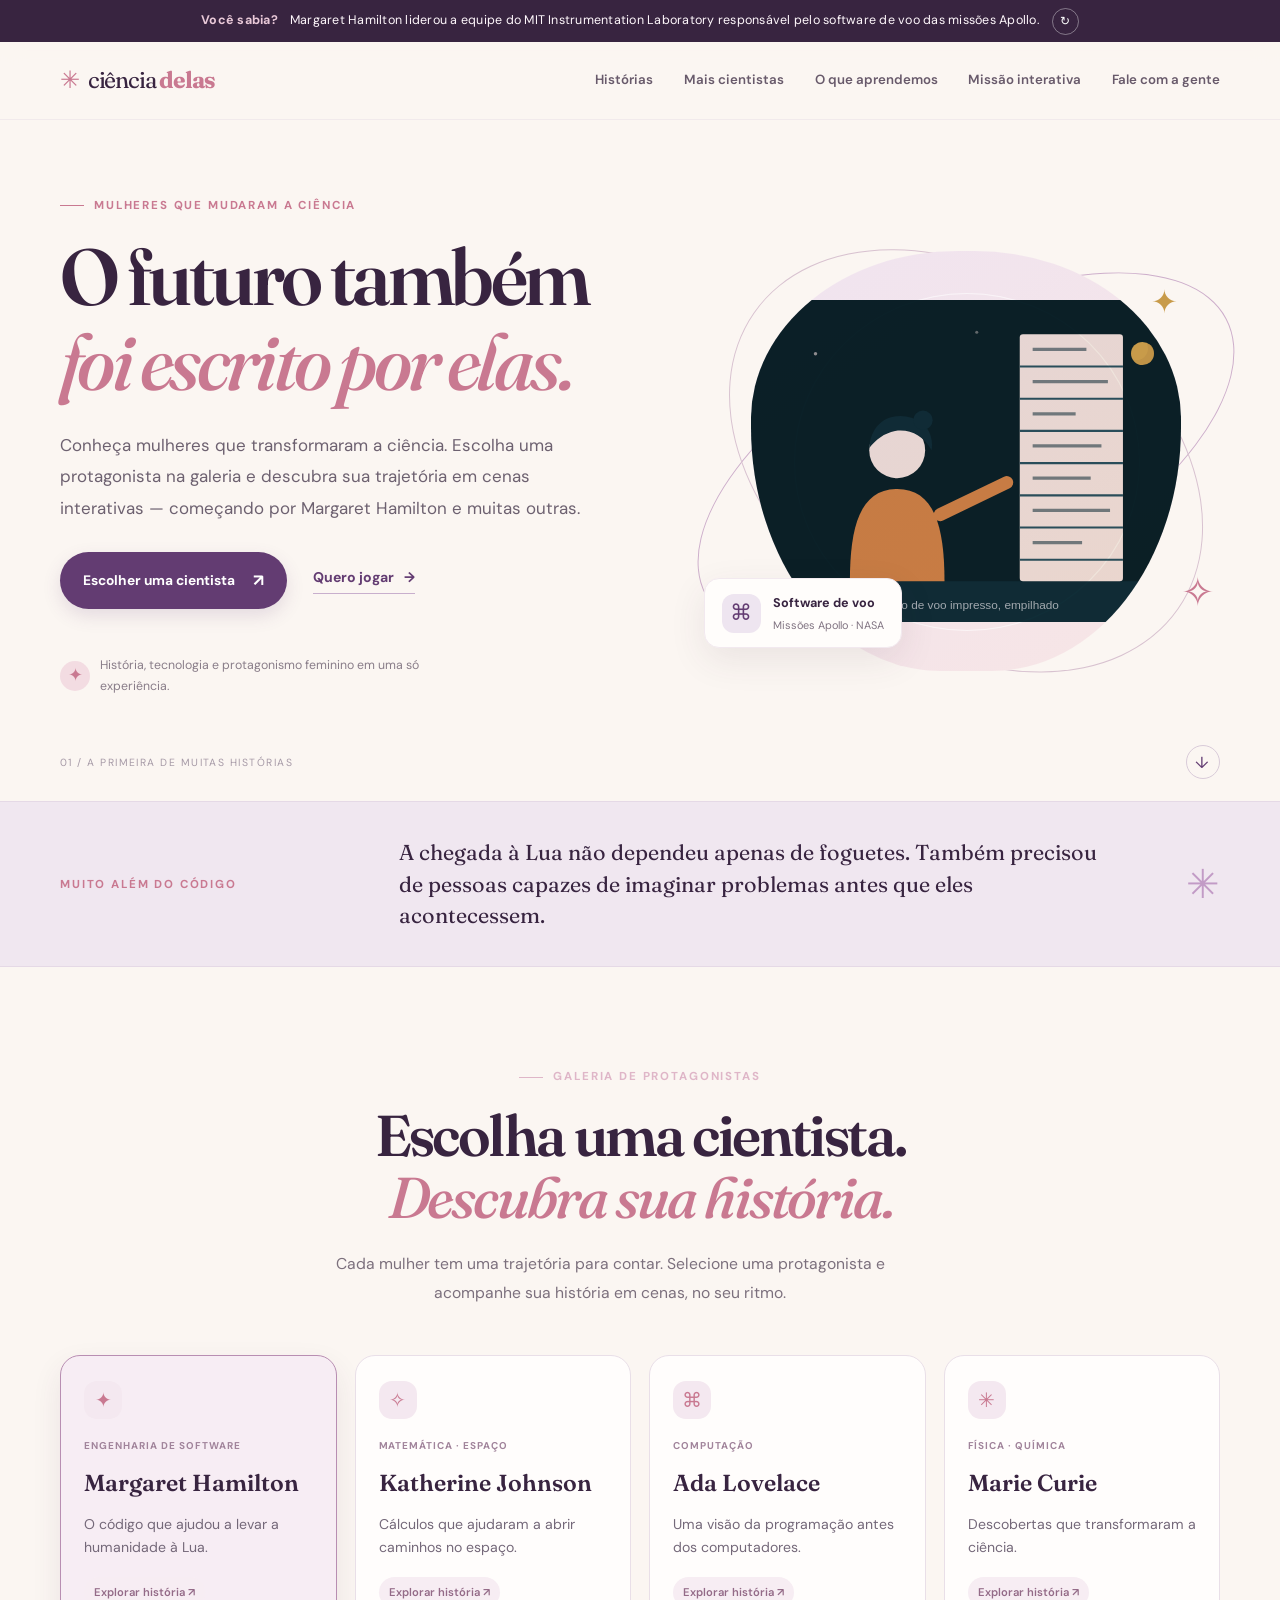
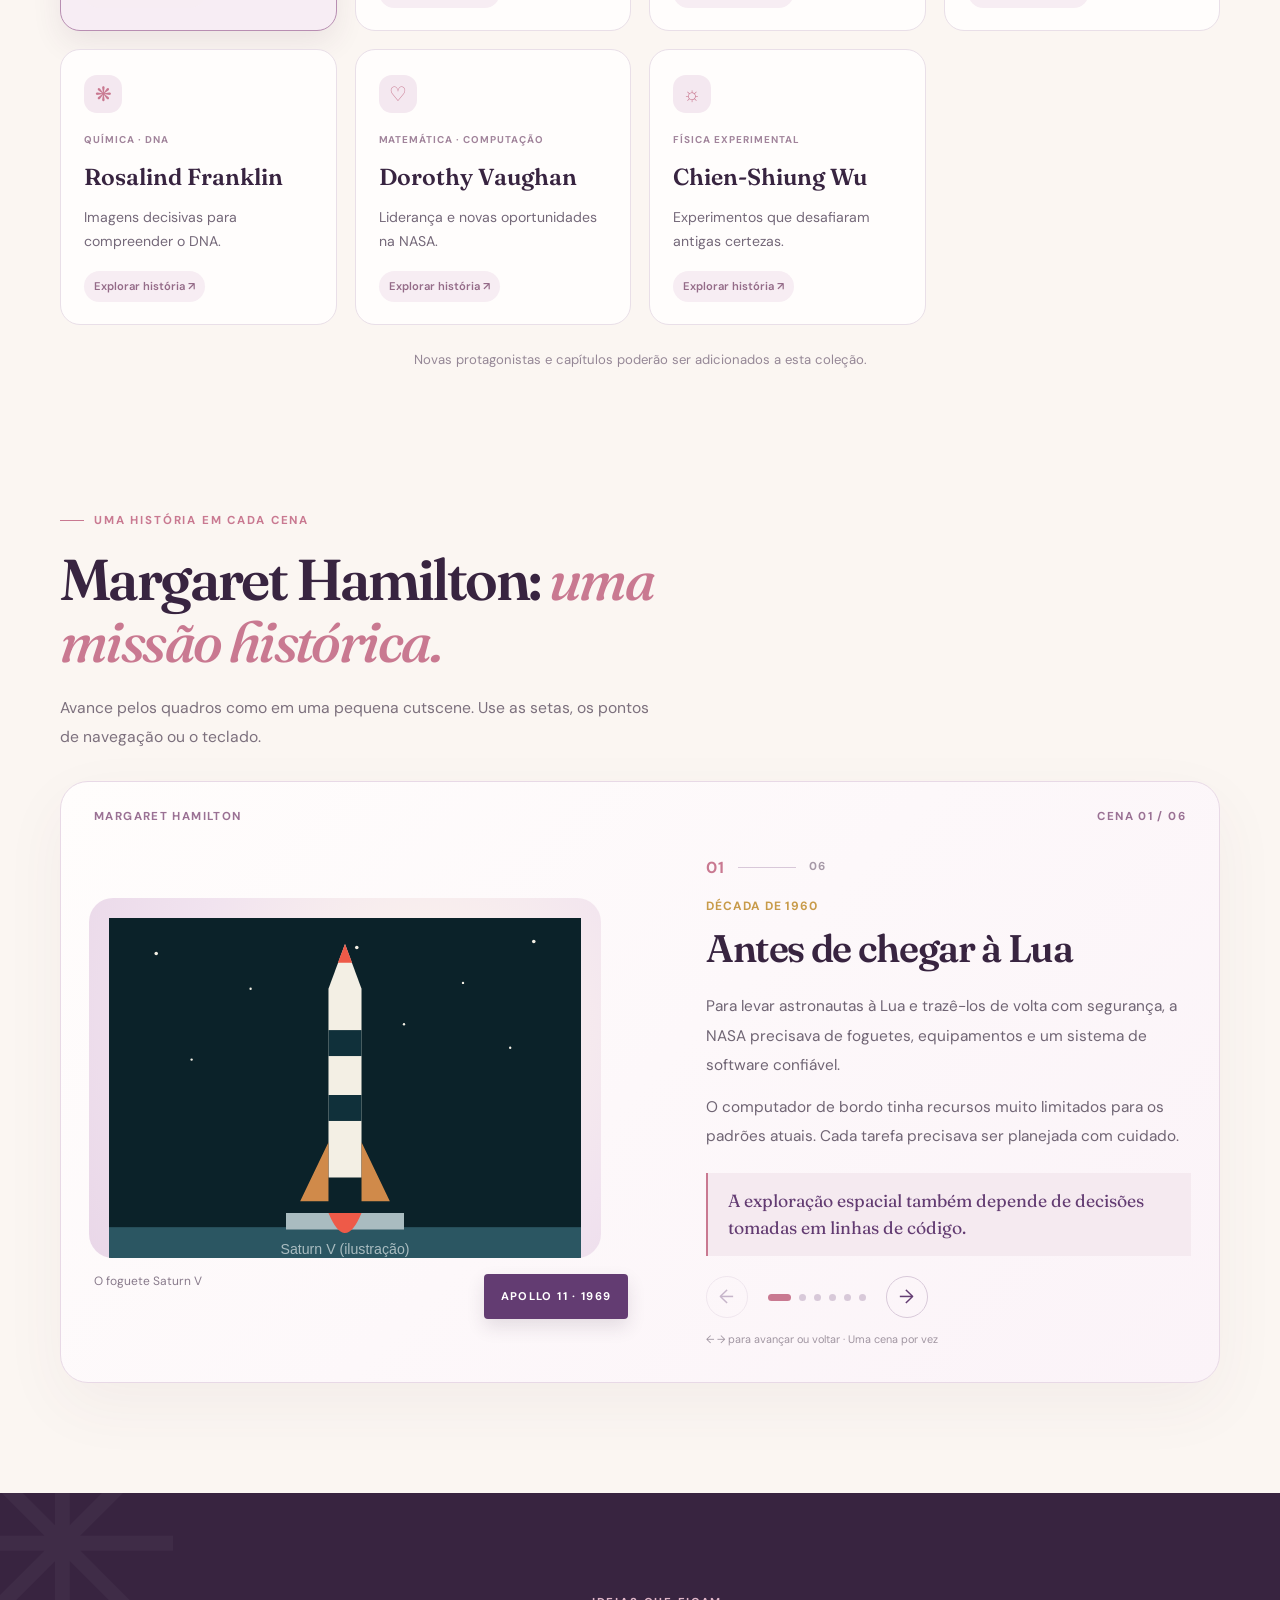
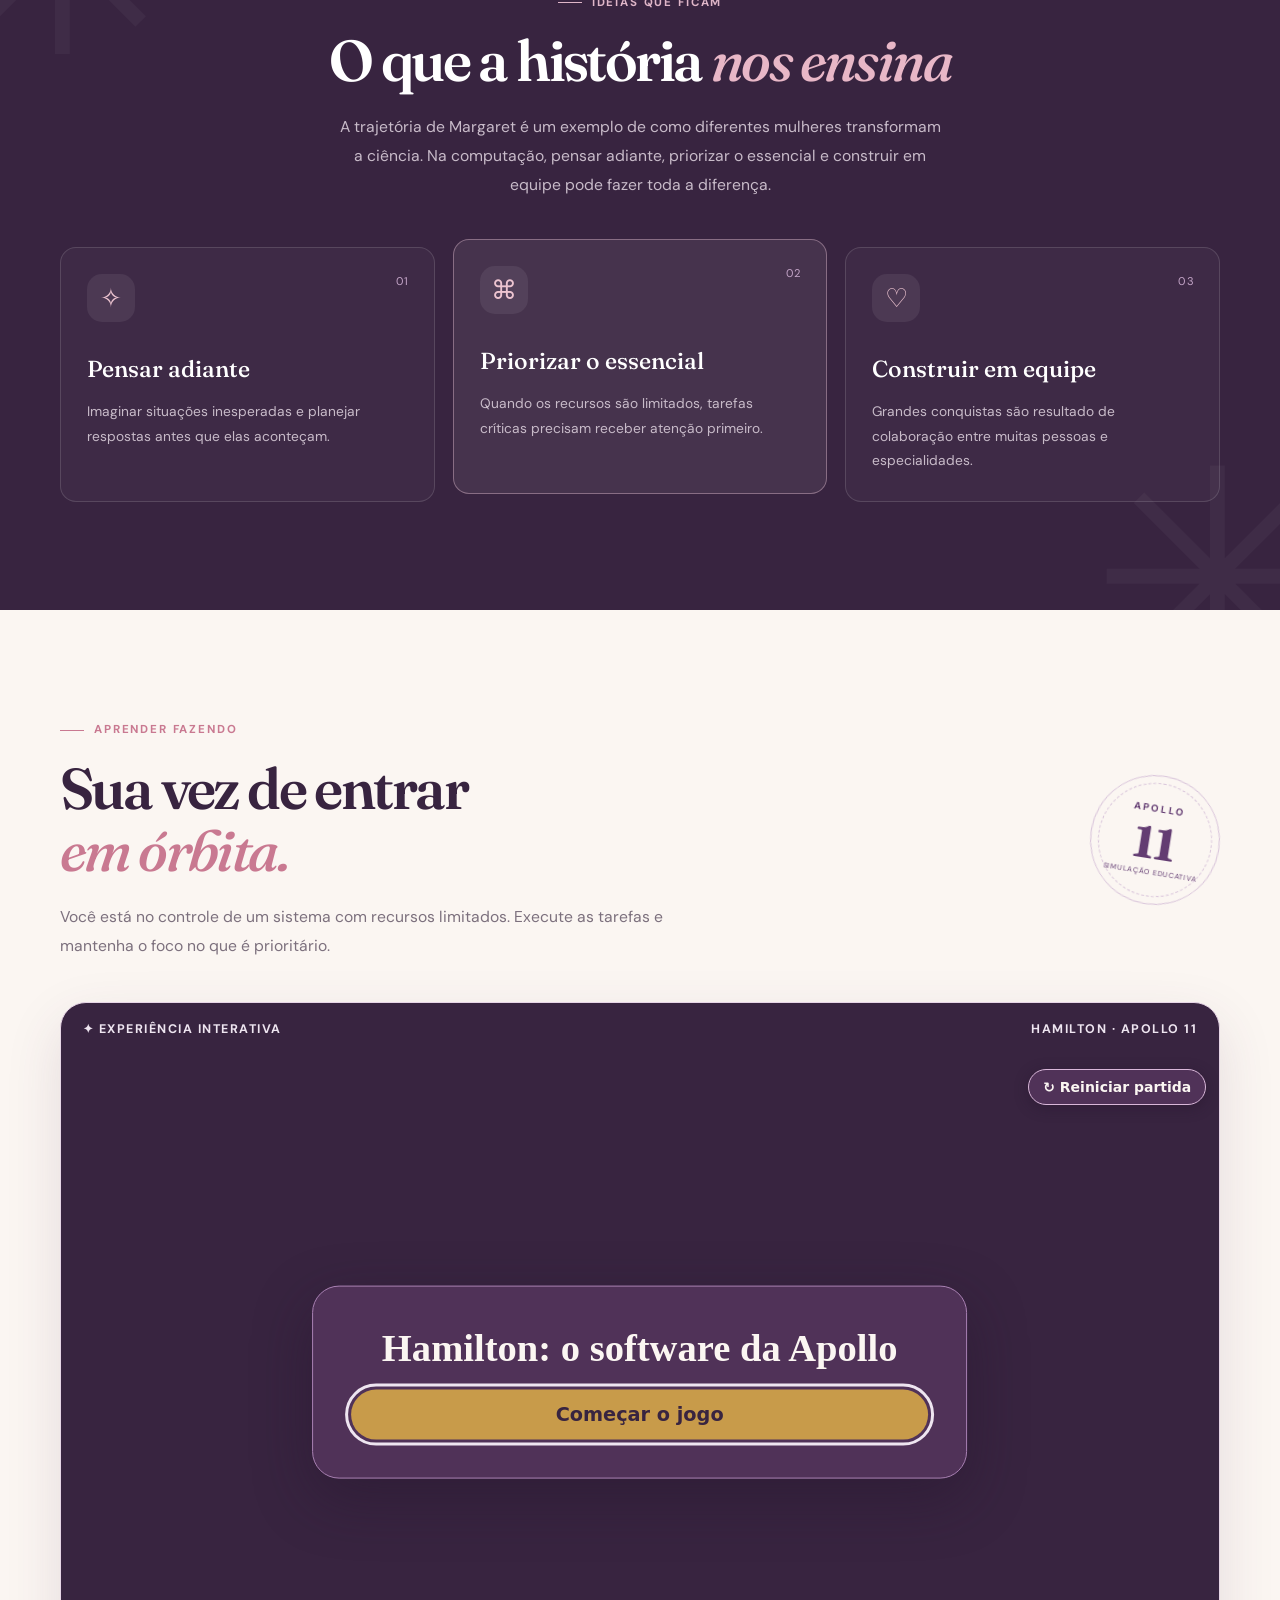
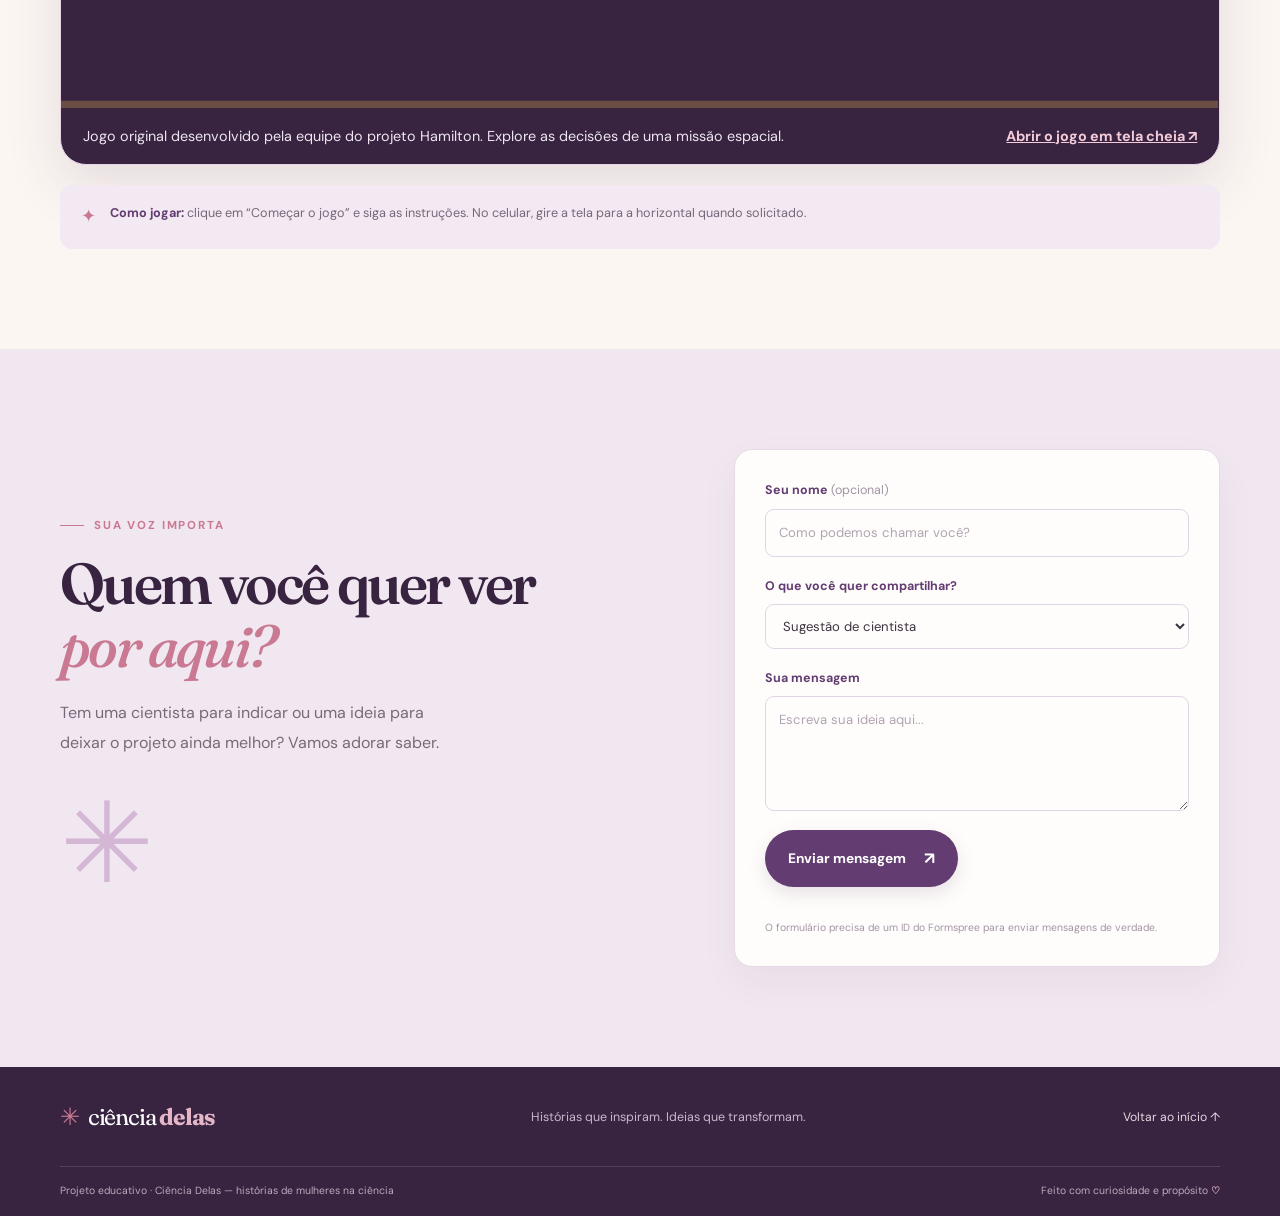
<file: index.html>
<!DOCTYPE html>
<html lang="pt-BR">
<head>
  <meta charset="utf-8">
  <meta name="viewport" content="width=device-width, initial-scale=1">
  <meta name="theme-color" content="#fbf6f2">
  <meta name="description" content="Conheça Margaret Hamilton e as mulheres que transformaram a ciência e a computação. Explore a história da Apollo 11 e teste suas decisões em uma missão interativa.">
  <title>Ciência Delas — histórias de mulheres na ciência</title>
  <link rel="preconnect" href="https://fonts.googleapis.com">
  <link rel="preconnect" href="https://fonts.gstatic.com" crossorigin>
  <link href="https://fonts.googleapis.com/css2?family=DM+Sans:wght@400;500;600;700&family=Fraunces:opsz,wght@9..144,500;9..144,600;9..144,700&display=swap" rel="stylesheet">
  <link rel="stylesheet" href="style.css">
</head>
<body>
  <div class="announcement" role="region" aria-label="Curiosidade científica">
    <span class="announcement-label">Você sabia?</span>
    <p id="fato-txt">Margaret Hamilton liderou a equipe responsável pelo software de voo das missões Apollo.</p>
    <button id="fato-next" class="icon-button" type="button" aria-label="Mostrar outra curiosidade" title="Outra curiosidade">↻</button>
  </div>
  <header class="site-header">
    <a class="brand" href="#inicio" aria-label="Ciência Delas, início"><span class="brand-mark">✳</span> ciência <b>delas</b></a>
    <button class="menu-toggle" id="menu-toggle" aria-expanded="false" aria-controls="main-nav" type="button">Menu <span aria-hidden="true">☰</span></button>
    <nav id="main-nav" aria-label="Navegação principal">
      <a href="#proximas-historias">Histórias</a>
      <a href="#proximas-historias">Mais cientistas</a>
      <a href="#aprendizados">O que aprendemos</a>
      <a href="#missao">Missão interativa</a>
      <a href="#feedback">Fale com a gente</a>
    </nav>
  </header>

  <main>
    <section class="hero section-wrap" id="inicio">
      <div class="hero-copy">
        <p class="eyebrow"><span></span> Mulheres que mudaram a ciência</p>
        <h1>O futuro também<br><em>foi escrito por elas.</em></h1>
        <p class="hero-lead">Conheça mulheres que transformaram a ciência. Escolha uma protagonista na galeria e descubra sua trajetória em cenas interativas — começando por Margaret Hamilton e muitas outras.</p>
        <div class="hero-actions">
          <a class="button button-primary" href="#proximas-historias">Escolher uma cientista <span aria-hidden="true">↗</span></a>
          <a class="text-link" href="#missao">Quero jogar <span aria-hidden="true">→</span></a>
        </div>
        <div class="hero-note"><span class="note-star">✦</span><span>História, tecnologia e protagonismo feminino em uma só experiência.</span></div>
      </div>
      <div class="hero-art">
        <div class="orbit orbit-one"></div><div class="orbit orbit-two"></div>
        <div class="hero-image-frame"><img src="assets/margaret-hamilton.svg" alt="Ilustração de Margaret Hamilton junto a listagens de código da Apollo"></div>
        <div class="floating-card"><span class="floating-icon">⌘</span><span><b>Software de voo</b><small>Missões Apollo · NASA</small></span></div>
        <span class="spark spark-one">✦</span><span class="spark spark-two">✧</span><span class="hero-planet"></span>
      </div>
      <div class="hero-bottom"><span>01 / A PRIMEIRA DE MUITAS HISTÓRIAS</span><a href="#proximas-historias" aria-label="Rolar para a galeria">↓</a></div>
    </section>

    <section class="intro-strip">
      <div class="section-wrap strip-grid">
        <p class="eyebrow">Muito além do código</p>
        <p>A chegada à Lua não dependeu apenas de foguetes. Também precisou de pessoas capazes de imaginar problemas antes que eles acontecessem.</p>
        <span class="strip-flower" aria-hidden="true">✳</span>
      </div>
    </section>

    <section class="upcoming section-wrap" id="proximas-historias">
      <div class="section-heading centered">
        <p class="eyebrow"><span></span> Galeria de protagonistas</p>
        <h2>Escolha uma cientista.<br><em>Descubra sua história.</em></h2>
        <p class="section-description">Cada mulher tem uma trajetória para contar. Selecione uma protagonista e acompanhe sua história em cenas, no seu ritmo.</p>
      </div>
      <div class="scientist-grid" id="scientist-grid" aria-label="Escolha uma cientista">
        <button class="scientist-card selected" type="button" data-scientist="margaret" aria-pressed="true"><span class="scientist-icon">✦</span><span class="scientist-field">ENGENHARIA DE SOFTWARE</span><strong>Margaret Hamilton</strong><span class="scientist-summary">O código que ajudou a levar a humanidade à Lua.</span><span class="scientist-status">Explorar história ↗</span></button>
        <button class="scientist-card" type="button" data-scientist="katherine" aria-pressed="false"><span class="scientist-icon">✧</span><span class="scientist-field">MATEMÁTICA · ESPAÇO</span><strong>Katherine Johnson</strong><span class="scientist-summary">Cálculos que ajudaram a abrir caminhos no espaço.</span><span class="scientist-status">Explorar história ↗</span></button>
        <button class="scientist-card" type="button" data-scientist="ada" aria-pressed="false"><span class="scientist-icon">⌘</span><span class="scientist-field">COMPUTAÇÃO</span><strong>Ada Lovelace</strong><span class="scientist-summary">Uma visão da programação antes dos computadores.</span><span class="scientist-status">Explorar história ↗</span></button>
        <button class="scientist-card" type="button" data-scientist="marie" aria-pressed="false"><span class="scientist-icon">✳</span><span class="scientist-field">FÍSICA · QUÍMICA</span><strong>Marie Curie</strong><span class="scientist-summary">Descobertas que transformaram a ciência.</span><span class="scientist-status">Explorar história ↗</span></button>
        <button class="scientist-card" type="button" data-scientist="rosalind" aria-pressed="false"><span class="scientist-icon">❋</span><span class="scientist-field">QUÍMICA · DNA</span><strong>Rosalind Franklin</strong><span class="scientist-summary">Imagens decisivas para compreender o DNA.</span><span class="scientist-status">Explorar história ↗</span></button>
        <button class="scientist-card" type="button" data-scientist="dorothy" aria-pressed="false"><span class="scientist-icon">♡</span><span class="scientist-field">MATEMÁTICA · COMPUTAÇÃO</span><strong>Dorothy Vaughan</strong><span class="scientist-summary">Liderança e novas oportunidades na NASA.</span><span class="scientist-status">Explorar história ↗</span></button>
        <button class="scientist-card" type="button" data-scientist="wu" aria-pressed="false"><span class="scientist-icon">☼</span><span class="scientist-field">FÍSICA EXPERIMENTAL</span><strong>Chien-Shiung Wu</strong><span class="scientist-summary">Experimentos que desafiaram antigas certezas.</span><span class="scientist-status">Explorar história ↗</span></button>
      </div>
      <p class="upcoming-note">Novas protagonistas e capítulos poderão ser adicionados a esta coleção.</p>
    </section>

    <section class="story section-wrap" id="historia" aria-label="História em cenas">
      <div class="section-heading story-heading">
        <p class="eyebrow"><span></span> Uma história em cada cena</p>
        <h2 id="selected-scientist-heading">Margaret Hamilton: <em>uma missão histórica.</em></h2>
        <p class="section-description">Avance pelos quadros como em uma pequena cutscene. Use as setas, os pontos de navegação ou o teclado.</p>
      </div>
      <div class="cutscene-stage" id="cutscene-stage" tabindex="0" aria-label="Leitor de cenas da história">
        <div class="cutscene-topbar"><span id="scene-person">MARGARET HAMILTON</span><span id="scene-label">CENA 01 / 06</span></div>
        <div class="story-layout" id="story-layout">
          <div class="story-visual">
            <div class="story-image-wrap" id="story-image-wrap"><img id="story-image" src="assets/saturn-v.svg" alt="Ilustração do foguete Saturn V"><div id="story-art-symbol" class="story-art-symbol" hidden aria-hidden="true">✦</div></div>
            <div class="image-caption"><span id="story-image-caption">O foguete Saturn V</span><span class="caption-dot">✦</span></div>
            <div class="visual-decoration" id="scene-decoration">APOLLO 11 <span>·</span> 1969</div>
          </div>
          <div class="story-content" aria-live="polite" aria-atomic="true">
            <div class="story-count"><span id="story-number">01</span><span class="count-line"></span><span id="story-total">06</span></div>
            <p class="story-date" id="story-date">Década de 1960</p>
            <h3 id="story-title">Antes de chegar à Lua</h3>
            <div id="story-text" class="story-text"><p>A NASA precisava de software confiável para a missão lunar.</p></div>
            <blockquote id="story-quote">A exploração espacial também depende de linhas de código.</blockquote>
            <div class="story-controls"><button class="round-button" id="story-prev" type="button" aria-label="Cena anterior">←</button><div class="story-dots" id="story-dots" aria-label="Escolher cena"></div><button class="round-button" id="story-next" type="button" aria-label="Próxima cena">→</button></div>
            <p class="keyboard-hint">← → para avançar ou voltar · Uma cena por vez</p>
            <button type="button" class="story-replay" id="story-replay" hidden>↻ Rever do início</button>
          </div>
        </div>
      </div>
    </section>

    <section class="takeaways" id="aprendizados">
      <div class="section-wrap">
        <div class="section-heading centered">
          <p class="eyebrow"><span></span> Ideias que ficam</p>
          <h2>O que a história <em>nos ensina</em></h2>
          <p class="section-description">A trajetória de Margaret é um exemplo de como diferentes mulheres transformam a ciência. Na computação, pensar adiante, priorizar o essencial e construir em equipe pode fazer toda a diferença.</p>
        </div>
        <div class="takeaway-grid">
          <article class="takeaway-card"><span class="takeaway-number">01</span><span class="takeaway-icon">✧</span><h3>Pensar adiante</h3><p>Imaginar situações inesperadas e planejar respostas antes que elas aconteçam.</p></article>
          <article class="takeaway-card featured"><span class="takeaway-number">02</span><span class="takeaway-icon">⌘</span><h3>Priorizar o essencial</h3><p>Quando os recursos são limitados, tarefas críticas precisam receber atenção primeiro.</p></article>
          <article class="takeaway-card"><span class="takeaway-number">03</span><span class="takeaway-icon">♡</span><h3>Construir em equipe</h3><p>Grandes conquistas são resultado de colaboração entre muitas pessoas e especialidades.</p></article>
        </div>
      </div>
    </section>

    <section class="mission section-wrap" id="missao">
      <div class="mission-heading">
        <div>
          <p class="eyebrow"><span></span> Aprender fazendo</p>
          <h2>Sua vez de entrar<br><em>em órbita.</em></h2>
          <p class="section-description">Você está no controle de um sistema com recursos limitados. Execute as tarefas e mantenha o foco no que é prioritário.</p>
        </div>
        <div class="mission-stamp"><span>APOLLO</span><b>11</b><small>SIMULAÇÃO EDUCATIVA</small></div>
      </div>
      <div class="integrated-game-shell">
        <div class="integrated-game-header"><span>✦ EXPERIÊNCIA INTERATIVA</span><span>HAMILTON · APOLLO 11</span></div>
        <iframe class="integrated-game-frame" src="jogo/index.html" title="Hamilton: o software da Apollo — jogo interativo" loading="lazy" allow="fullscreen" allowfullscreen></iframe>
        <div class="integrated-game-footer"><p>Jogo original desenvolvido pela equipe do projeto Hamilton. Explore as decisões de uma missão espacial.</p><a href="jogo/index.html" target="_blank" rel="noopener noreferrer">Abrir o jogo em tela cheia ↗</a></div>
      </div>
      <div class="mission-tip"><span>✦</span><p><b>Como jogar:</b> clique em “Começar o jogo” e siga as instruções. No celular, gire a tela para a horizontal quando solicitado.</p></div>
    </section>

    <section class="feedback-section" id="feedback">
      <div class="section-wrap feedback-layout">
        <div class="feedback-copy">
          <p class="eyebrow"><span></span> Sua voz importa</p>
          <h2>Quem você quer ver<br><em>por aqui?</em></h2>
          <p>Tem uma cientista para indicar ou uma ideia para deixar o projeto ainda melhor? Vamos adorar saber.</p>
          <div class="feedback-decoration">✳</div>
        </div>
        <form id="form" class="feedback-form" action="https://formspree.io/f/SEU_ID_AQUI" method="POST">
          <label for="nome">Seu nome <span>(opcional)</span></label>
          <input id="nome" name="nome" autocomplete="name" placeholder="Como podemos chamar você?">
          <label for="tipo">O que você quer compartilhar?</label>
          <select id="tipo" name="tipo"><option>Sugestão de cientista</option><option>Feedback sobre o site</option><option>Outra ideia</option></select>
          <label for="mensagem">Sua mensagem</label>
          <textarea id="mensagem" name="mensagem" rows="4" placeholder="Escreva sua ideia aqui..." required></textarea>
          <button class="button button-primary" type="submit">Enviar mensagem <span>↗</span></button>
          <p id="form-msg" class="form-message" role="status" aria-live="polite"></p>
          <p class="form-note">O formulário precisa de um ID do Formspree para enviar mensagens de verdade.</p>
        </form>
      </div>
    </section>
  </main>

  <footer class="site-footer">
    <div class="section-wrap footer-main">
      <a class="brand footer-brand" href="#inicio"><span class="brand-mark">✳</span> ciência <b>delas</b></a>
      <p>Histórias que inspiram. Ideias que transformam.</p>
      <a class="back-top" href="#inicio">Voltar ao início ↑</a>
    </div>
    <div class="section-wrap footer-bottom">
      <span>Projeto educativo · Ciência Delas — histórias de mulheres na ciência</span>
      <span>Feito com curiosidade e propósito <b>♡</b></span>
    </div>
  </footer>
  <script src="fatos.js"></script>
  <script src="script.js"></script>
</body>
</html>
</file>
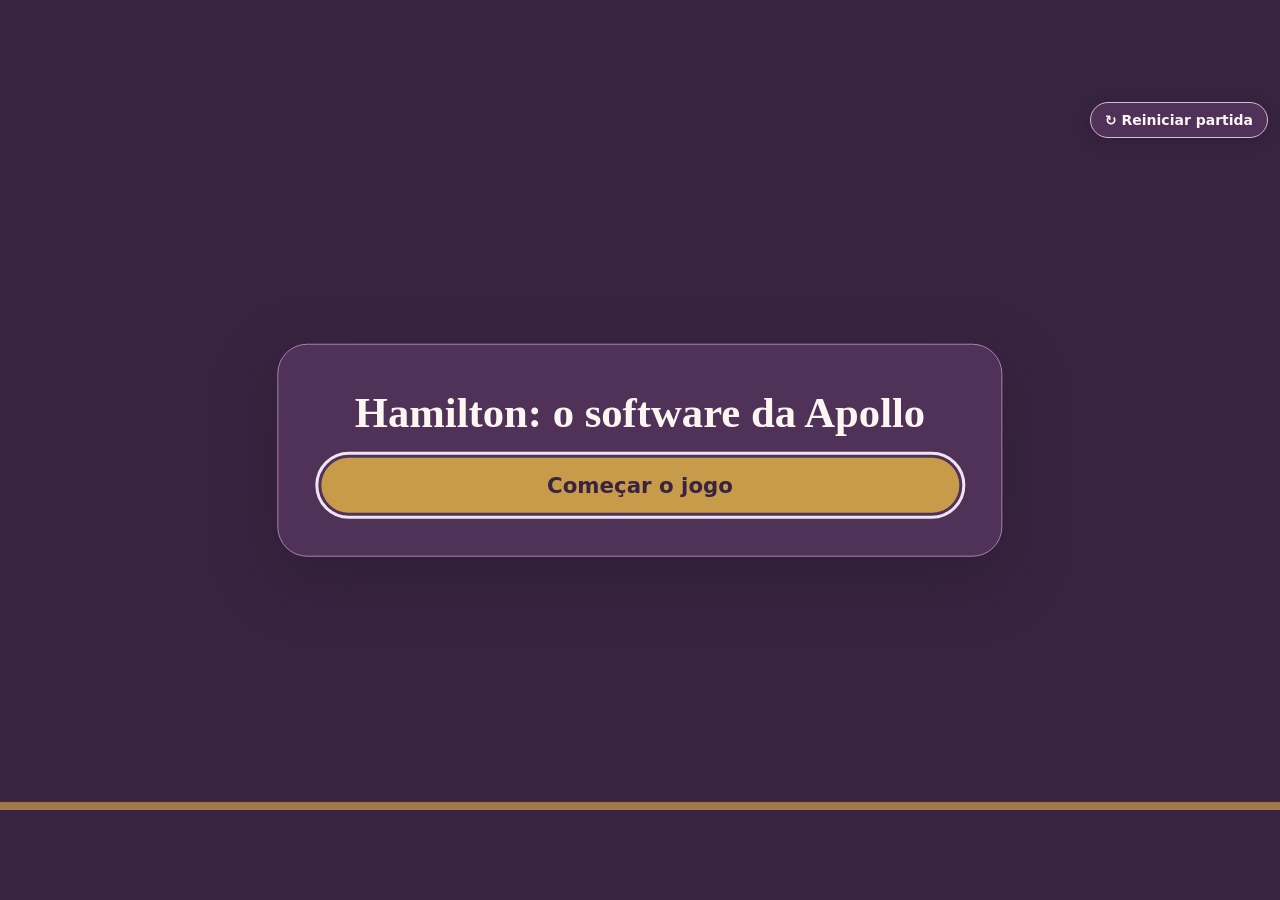
<file: jogo/index.html>
<!doctype html>
<html lang="pt-BR">
  <head>
    <meta charset="UTF-8" />
    <meta name="viewport" content="width=device-width, initial-scale=1, viewport-fit=cover" />
    <meta name="description" content="Um jogo sobre Margaret Hamilton e o software da Apollo 11." />
    <title>Hamilton: o software da Apollo</title>
  </head>
  <body>
    <main class="stage" id="stage">
      <canvas id="game" aria-label="Área do jogo"></canvas>
      <!-- Camada DOM sobre o canvas: botões, textos e arrastar-e-soltar acessíveis -->
      <div id="ui" class="ui"></div>
    </main>
    <!-- Só aparece em celular na vertical, enquanto o jogo está aberto (veja game.css) -->
    <div class="rotate-hint" role="alert">↻ Gire o aparelho</div>
    <noscript>Este jogo precisa de JavaScript para funcionar.</noscript>
    <link rel="stylesheet" href="game.css"><script src="game.bundle.js"></script>

    <style>
      .cd-restart { position:absolute;top:12px;right:12px;z-index:50;padding:9px 14px;border:1px solid #d9b7d9;border-radius:999px;background:#503258;color:#fbf6f2;font:600 14px system-ui,sans-serif;cursor:pointer;box-shadow:0 3px 14px #24152a66; }
      .cd-restart:hover,.cd-result button:hover { filter:brightness(1.12); }
      .cd-result[hidden] {display:none!important;}
      .cd-result {position:absolute;inset:0;z-index:80;display:flex;align-items:center;justify-content:center;padding:18px;background:#382440ee;color:#fbf6f2;text-align:center;font-family:system-ui,sans-serif;}
      .cd-result-inner {width:min(520px,95%);padding:26px;border:2px solid #a981b3;border-radius:22px;background:#503258;box-shadow:0 12px 36px #24152a88;}
      .cd-result h2 {margin:8px 0 12px;font-size:clamp(20px,3vw,32px);}
      .cd-result p {line-height:1.5;color:#eee5f0;}
      .cd-result-actions {display:flex;justify-content:center;flex-wrap:wrap;gap:12px;margin-top:20px;}
      .cd-result button {border:0;border-radius:999px;padding:12px 20px;background:#c89b4a;color:#382440;font-weight:700;cursor:pointer;}
      .cd-result button.secondary {background:#eee5f0;}
      @media(max-width:650px){.cd-restart{top:5px;right:5px;font-size:11px;padding:6px 10px}.cd-result-inner{padding:16px}}
    </style>
    <script>
      (function () {
        const stage = document.getElementById('stage');
        const restart = document.createElement('button');
        restart.type = 'button';
        restart.className = 'cd-restart';
        restart.textContent = '↻ Reiniciar partida';
        restart.setAttribute('aria-label', 'Reiniciar a partida');
        const gamePath = window.location.pathname;
        const playAgain = () => window.location.assign(gamePath + '?scene=game');
        const home = () => window.location.assign(gamePath);
        restart.addEventListener('click', playAgain);
        stage.appendChild(restart);

        const result = document.createElement('section');
        result.className = 'cd-result';
        result.hidden = true;
        result.setAttribute('aria-label', 'Fim da partida');
        result.innerHTML = '<div class="cd-result-inner"><div style="letter-spacing:.13em;color:#ead0e9;font-size:12px">MISSÃO APOLLO · RESULTADO</div><h2 id="cd-result-title">A missão terminou</h2><p>Você pode tentar novamente ou voltar à tela inicial.</p><div class="cd-result-actions"><button type="button" id="cd-play-again">↻ Jogar novamente</button><button type="button" class="secondary" id="cd-back-home">⌂ Voltar ao início</button></div></div>';
        stage.appendChild(result);
        result.querySelector('#cd-play-again').addEventListener('click', playAgain);
        result.querySelector('#cd-back-home').addEventListener('click', home);

        let endTimer = null;
        const ui = document.getElementById('ui');
        function checkEnd() {
          const ending = ui.querySelector('.ending-panel');
          // If the game's native ending works, keep its buttons available.
          if (ending) { result.hidden = true; clearTimeout(endTimer); endTimer = null; return; }
          const banner = ui.querySelector('.result-banner');
          const hasResult = banner && !banner.hidden && (banner.textContent || '').trim();
          if (hasResult && !endTimer && result.hidden) {
            const label = banner.textContent || '';
            endTimer = setTimeout(() => {
              endTimer = null;
              if (!ui.querySelector('.ending-panel')) {
                result.querySelector('#cd-result-title').textContent = /conclu/i.test(label) ? 'Missão concluída!' : 'A missão terminou';
                result.hidden = false;
                result.querySelector('#cd-play-again').focus();
              }
            }, 2600);
          }
        }
        const observer = new MutationObserver(checkEnd);
        observer.observe(ui, {subtree:true,childList:true,attributes:true,characterData:true});
        checkEnd();
      })();
    </script>
  </body>
</html>
</file>
<file: style.css>
:root{
  --plum:#633c72;--plum-deep:#382440;--mauve:#a981b3;--lavender:#eee5f0;--pink:#f3dce2;--rose:#c97991;--cream:#fbf6f2;--paper:#fffdfb;--gold:#c89b4a;--green:#6d947d;--ink:#3d3340;--muted:#817482;--line:#e8dfe8;
  --serif:"Fraunces",Georgia,serif;--sans:"DM Sans",Arial,sans-serif;
}
*{box-sizing:border-box}
html{scroll-behavior:smooth;scroll-padding-top:90px}
body{margin:0;background:var(--cream);color:var(--ink);font:16px/1.7 var(--sans);-webkit-font-smoothing:antialiased}
img{display:block;max-width:100%}
a{color:inherit}
button,input,select,textarea{font:inherit}
button,a{-webkit-tap-highlight-color:transparent}
button:focus-visible,a:focus-visible,input:focus-visible,select:focus-visible,textarea:focus-visible{outline:3px solid var(--gold);outline-offset:4px}
.section-wrap{width:min(1160px,calc(100% - 48px));margin-inline:auto}
.announcement{min-height:42px;background:var(--plum-deep);color:#fff8fc;display:flex;align-items:center;justify-content:center;gap:12px;padding:7px 24px;font-size:.78rem;letter-spacing:.02em}
.announcement-label{font-weight:700;color:#e9c9d8;white-space:nowrap}
.announcement p{margin:0;max-width:850px}
.icon-button{border:1px solid #ffffff60;color:#fff;background:transparent;border-radius:50%;width:27px;height:27px;line-height:1;cursor:pointer;transition:transform .2s,background .2s}
.icon-button:hover{background:#ffffff20;transform:rotate(35deg)}
.site-header{height:78px;padding:0 max(24px,calc((100vw - 1160px)/2));display:flex;align-items:center;justify-content:space-between;background:#fbf6f2eF;backdrop-filter:blur(12px);position:sticky;top:0;z-index:20;border-bottom:1px solid #e8dfe880}
.brand{font-family:var(--serif);font-size:1.45rem;text-decoration:none;letter-spacing:-.05em;color:var(--plum-deep);white-space:nowrap}
.brand b{font-weight:700;color:var(--rose)}
.brand-mark{display:inline-grid;place-items:center;color:var(--rose);font-family:var(--sans);font-size:1.5rem;margin-right:5px}
#main-nav{display:flex;align-items:center;gap:clamp(14px,2.4vw,32px)}
#main-nav a{font-size:.83rem;font-weight:600;text-decoration:none;color:#685a6b;transition:color .2s}
#main-nav a:hover{color:var(--rose)}
.menu-toggle{display:none;background:var(--lavender);color:var(--plum);border:0;border-radius:24px;padding:9px 14px}
.hero{min-height:650px;padding-top:76px;padding-bottom:75px;display:grid;grid-template-columns:1.08fr .92fr;align-items:center;gap:55px;position:relative}
.hero-copy{position:relative;z-index:2;padding-bottom:30px}
.eyebrow{margin:0 0 18px;display:flex;align-items:center;gap:10px;color:var(--rose);font-size:.72rem;font-weight:700;letter-spacing:.16em;text-transform:uppercase}
.eyebrow>span{display:inline-block;width:24px;height:1px;background:currentColor}
h1,h2,h3,p{margin-top:0}
h1,h2{font-family:var(--serif);font-weight:600;letter-spacing:-.045em;line-height:1.08;color:var(--plum-deep)}
h1{font-size:clamp(3.2rem,6.2vw,5.5rem);margin-bottom:25px}
h1 em,h2 em{color:var(--rose);font-weight:500}
.hero-lead{max-width:535px;font-size:1.06rem;color:#6d6170;line-height:1.85;margin-bottom:28px}
.hero-actions{display:flex;align-items:center;gap:26px;flex-wrap:wrap}
.button{border:0;display:inline-flex;justify-content:center;align-items:center;gap:18px;border-radius:50px;padding:14px 23px;font-weight:700;font-size:.86rem;text-decoration:none;cursor:pointer;transition:transform .2s,box-shadow .2s,background .2s}
.button:hover{transform:translateY(-2px)}
.button-primary{background:var(--plum);color:white;box-shadow:0 7px 18px #633c7225}
.button-primary:hover{background:var(--plum-deep);box-shadow:0 9px 22px #633c7238}
.button-primary span{font-size:1.05rem}
.text-link{font-weight:700;font-size:.88rem;color:var(--plum);text-decoration:none;border-bottom:1px solid #c8afcd;padding-bottom:3px}
.text-link span{margin-left:7px}
.hero-note{display:flex;align-items:center;gap:10px;max-width:400px;margin-top:46px;color:#897d89;font-size:.77rem}
.note-star{display:grid;place-items:center;flex:0 0 30px;height:30px;border-radius:50%;background:var(--pink);color:var(--rose);font-size:1.1rem}
.hero-art{position:relative;min-height:460px;display:grid;place-items:center}
.hero-image-frame{position:relative;width:min(100%,430px);height:420px;display:grid;place-items:center;background:linear-gradient(145deg,#f0e4f0,#f7e5e5);border-radius:48% 48% 44% 44% / 40% 40% 58% 58%;overflow:hidden;z-index:2}
.hero-image-frame:before{content:"";position:absolute;width:80%;height:80%;border:1px solid #fff9;border-radius:50%;top:10%;left:10%}
.hero-image-frame img{width:100%;height:100%;object-fit:contain;position:relative;z-index:1;mix-blend-mode:multiply}
.orbit{position:absolute;border:1px solid #cdaecb;transform:rotate(-28deg);border-radius:50%;z-index:1}
.orbit-one{width:116%;height:60%;top:19%;left:-8%}
.orbit-two{width:102%;height:80%;top:10%;left:-1%;transform:rotate(35deg);border-color:#d8c2d0}
.floating-card{position:absolute;z-index:4;bottom:43px;left:-8px;background:#fffdfb;box-shadow:0 12px 36px #49324b18;border:1px solid #f2e9ef;border-radius:15px;padding:13px 17px;display:flex;align-items:center;gap:12px}
.floating-icon{display:grid;place-items:center;width:39px;height:39px;background:var(--lavender);border-radius:12px;color:var(--plum);font-size:1.4rem}
.floating-card b,.floating-card small{display:block}
.floating-card b{font-size:.79rem;color:var(--plum-deep)}
.floating-card small{font-size:.68rem;color:var(--muted);margin-top:2px}
.spark{position:absolute;color:var(--gold);z-index:3}
.spark-one{top:44px;right:42px;font-size:2rem}
.spark-two{bottom:65px;right:5px;font-size:2.5rem;color:var(--rose)}
.hero-planet{position:absolute;width:23px;height:23px;right:13%;top:24%;border-radius:50%;background:var(--gold);box-shadow:inset -6px -5px 0 #9d743a35;z-index:3}
.hero-bottom{position:absolute;bottom:22px;left:0;right:0;display:flex;justify-content:space-between;align-items:center;font-size:.65rem;letter-spacing:.14em;color:#a69aa7}
.hero-bottom a{display:grid;place-items:center;width:34px;height:34px;border:1px solid #d9cbd9;border-radius:50%;text-decoration:none;font-size:1rem;color:var(--plum)}
.intro-strip{background:#f0e7f0;border-top:1px solid #e5d9e6;border-bottom:1px solid #e5d9e6}
.strip-grid{display:grid;grid-template-columns:.8fr 2fr auto;align-items:center;gap:40px;padding:35px 0}
.strip-grid .eyebrow{margin:0}
.strip-grid>p:nth-child(2){font-family:var(--serif);font-size:1.35rem;line-height:1.45;color:var(--plum-deep);margin:0;max-width:700px}
.strip-flower{font-size:2.5rem;color:#c29bc6}
.story{padding-top:105px;padding-bottom:112px}
.section-heading{max-width:670px;margin-bottom:48px}
.section-heading h2,.mission h2,.feedback-copy h2{font-size:clamp(2.5rem,4.5vw,4rem);margin-bottom:20px}
.section-description{max-width:610px;color:#7c707d;font-size:.98rem;line-height:1.85;margin:0}
.story-layout{display:grid;grid-template-columns:1fr .92fr;gap:clamp(35px,7vw,90px);align-items:center}
.story-visual{position:relative;padding:15px 15px 35px 0}
.story-image-wrap{height:415px;background:#f0e7f0;border-radius:180px 180px 24px 24px;overflow:hidden;position:relative;display:grid;place-items:center}
.story-image-wrap:before{content:"";position:absolute;inset:20px;border:1px solid #fff9;border-radius:170px 170px 16px 16px;pointer-events:none}
.story-image-wrap img{width:100%;height:100%;object-fit:contain;position:relative;z-index:1;padding:20px}
.image-caption{display:flex;justify-content:space-between;align-items:center;padding:13px 5px;color:#887a8b;font-size:.75rem}
.caption-dot{color:var(--rose)}
.visual-decoration{position:absolute;right:-12px;bottom:0;background:var(--plum);color:#fff;padding:13px 17px;border-radius:4px;font-size:.7rem;font-weight:700;letter-spacing:.12em;box-shadow:0 8px 18px #38244020}
.visual-decoration span{color:#e4bf7e;padding:0 5px}
.story-content{padding:5px 0}
.story-count{display:flex;align-items:center;gap:13px;color:#a699a7;font-size:.72rem;font-weight:700;letter-spacing:.1em;margin-bottom:32px}
#story-number{font-size:1rem;color:var(--rose)}
.count-line{height:1px;width:58px;background:#d8c8d9}
.story-date{font-size:.75rem;color:var(--gold);font-weight:700;letter-spacing:.08em;text-transform:uppercase;margin-bottom:10px}
.story-content h3{font-family:var(--serif);font-size:clamp(1.8rem,3vw,2.55rem);font-weight:600;letter-spacing:-.035em;line-height:1.15;color:var(--plum-deep);margin-bottom:22px}
.story-text p{color:#706574;line-height:1.9;font-size:.96rem;margin-bottom:13px}
.story-content blockquote{margin:22px 0 28px;padding:15px 20px;border-left:2px solid var(--rose);background:#f5eaf0;color:var(--plum);font-family:var(--serif);font-size:1.1rem;line-height:1.5}
.story-controls{display:flex;align-items:center;gap:20px}
.round-button{width:42px;height:42px;border:1px solid #d8c9d9;border-radius:50%;background:transparent;color:var(--plum);font-size:1.2rem;cursor:pointer;transition:background .2s,color .2s}
.round-button:hover:not(:disabled){background:var(--plum);color:white}
.round-button:disabled{opacity:.35;cursor:not-allowed}
.story-dots{display:flex;align-items:center;gap:8px}
.story-dots button{width:7px;height:7px;padding:0;border:0;border-radius:50%;background:#d8c9d9;cursor:pointer}
.story-dots button.active{width:23px;border-radius:9px;background:var(--rose)}
.keyboard-hint{font-size:.68rem;color:#a095a1;margin:12px 0 0}
.takeaways{background:var(--plum-deep);padding:100px 0 108px;color:white;position:relative;overflow:hidden}
.takeaways:before,.takeaways:after{content:"✳";position:absolute;color:#ffffff09;font-size:19rem;line-height:1}
.takeaways:before{left:-65px;top:-95px}.takeaways:after{right:-65px;bottom:-125px}
.takeaways .section-heading{position:relative;z-index:1}
.centered{text-align:center;margin-inline:auto}
.centered .eyebrow{justify-content:center;color:#dfb6c8}
.takeaways h2{color:#fff}
.takeaways h2 em{color:#e8b7c7}
.takeaways .section-description{color:#c8bbc9;margin-inline:auto}
.takeaway-grid{display:grid;grid-template-columns:repeat(3,1fr);gap:18px;position:relative;z-index:1}
.takeaway-card{min-height:255px;border:1px solid #ffffff22;border-radius:16px;padding:26px;background:#ffffff08;position:relative}
.takeaway-card.featured{background:#ffffff12;border-color:#dcb9cb70;transform:translateY(-8px)}
.takeaway-number{position:absolute;right:24px;top:24px;color:#c4a5c8;font-size:.7rem;letter-spacing:.12em}
.takeaway-icon{display:grid;place-items:center;width:48px;height:48px;border-radius:15px;background:#ffffff12;color:#edc4d0;font-size:1.6rem;margin-bottom:27px}
.takeaway-card h3{font-family:var(--serif);font-size:1.45rem;font-weight:500;margin-bottom:10px;color:#fff}
.takeaway-card p{font-size:.86rem;line-height:1.8;color:#c8bbc9;margin-bottom:0}
.mission{padding-top:110px;padding-bottom:100px}
.mission-heading{display:flex;justify-content:space-between;align-items:center;gap:30px;margin-bottom:42px}
.mission-heading>div:first-child{max-width:650px}
.mission-stamp{width:130px;height:130px;flex:0 0 130px;border:1px solid #d7c2d9;border-radius:50%;display:flex;flex-direction:column;justify-content:center;align-items:center;color:var(--plum);transform:rotate(9deg);position:relative}
.mission-stamp:before{content:"";position:absolute;inset:7px;border:1px dashed #d7c2d9;border-radius:50%}
.mission-stamp span{font-size:.62rem;letter-spacing:.2em;font-weight:700}
.mission-stamp b{font-family:var(--serif);font-size:2.8rem;line-height:1.1}
.mission-stamp small{font-size:.45rem;letter-spacing:.1em}
.game-shell{background:var(--paper);border:1px solid #e7dce8;border-radius:20px;overflow:hidden;box-shadow:0 18px 55px #49324b0b}
.game-topline{display:flex;justify-content:space-between;gap:20px;padding:15px 25px;background:#f2e9f2;color:#806e84;font-size:.63rem;font-weight:700;letter-spacing:.12em}
.live-dot{display:inline-block;width:7px;height:7px;border-radius:50%;background:#7eab8c;margin-right:8px;box-shadow:0 0 0 4px #7eab8c22}
.game-dashboard{display:grid;grid-template-columns:repeat(3,1fr);padding:25px 28px 19px;gap:15px}
.stat{border-right:1px solid var(--line);padding-left:15px}
.stat:first-child{padding-left:0}.stat:last-child{border:0}
.stat>span{display:block;font-size:.72rem;color:#968898;margin-bottom:5px}
.stat>b{font-family:var(--serif);font-size:1.75rem;color:var(--plum-deep);font-weight:600;line-height:1.3}
.stat b small{font:500 .8rem var(--sans);color:#8e7f90}
.stat .lives{font:600 1.1rem var(--sans);color:var(--rose);letter-spacing:.1em}
.load-label{display:flex;justify-content:space-between;padding:0 28px 8px;font-size:.7rem;color:#8b7b8d}
.load-label span:last-child{color:var(--green);font-weight:700}
.load-track{margin:0 28px;height:8px;border-radius:9px;background:#eee5ef;overflow:hidden}
.load-track i{display:block;width:0;height:100%;border-radius:9px;background:linear-gradient(90deg,#8b6c9c,#c97991);transition:width .2s}
.priority-legend{display:flex;gap:20px;flex-wrap:wrap;padding:20px 28px 13px;color:#837687;font-size:.7rem}
.priority-legend span{display:flex;align-items:center;gap:7px}
.priority-legend i{width:9px;height:9px;border-radius:3px;display:inline-block}
.priority-high{background:var(--plum)}.priority-medium{background:var(--gold)}.priority-low{background:var(--green)}
.task-queue{display:grid;grid-template-columns:repeat(auto-fill,minmax(135px,1fr));gap:10px;min-height:110px;padding:10px 28px 25px}
.empty-queue{grid-column:1/-1;display:grid;place-items:center;min-height:80px;border:1px dashed #e1d4e3;border-radius:12px;color:#a295a4;font-size:.8rem;text-align:center;padding:15px}
.task{position:relative;overflow:hidden;min-height:86px;border:1px solid transparent;border-radius:12px;padding:13px 12px 17px;color:white;text-align:left;cursor:pointer;transition:transform .15s,filter .15s;font-size:.85rem}
.task:hover{transform:translateY(-2px);filter:brightness(1.06)}
.task b{display:block;font-size:.86rem}
.task small{display:block;margin-top:4px;opacity:.9;font-size:.68rem}
.task i{position:absolute;bottom:0;left:0;height:5px;width:100%;background:#ffffffb0;transition:width .1s linear}
.task.p3{background:var(--plum)}.task.p2{background:#d3a64f;color:#382e3c}.task.p2 i{background:#382e3c70}.task.p1{background:var(--green)}
.game-bottom{display:grid;grid-template-columns:.85fr 1.15fr;gap:25px;padding:22px 28px 25px;background:#fbf7fb;border-top:1px solid #eee5ef}
.safety-toggle{display:flex;align-items:flex-start;gap:12px;cursor:pointer;font-size:.78rem;color:var(--plum)}
.safety-toggle input{position:absolute;opacity:0;width:1px;height:1px}
.toggle-ui{width:36px;height:21px;border-radius:20px;background:#c9bdca;position:relative;flex:0 0 36px;margin-top:2px;transition:background .2s}
.toggle-ui:after{content:"";position:absolute;left:3px;top:3px;width:15px;height:15px;background:white;border-radius:50%;transition:transform .2s}
.safety-toggle input:checked+.toggle-ui{background:var(--green)}
.safety-toggle input:checked+.toggle-ui:after{transform:translateX(15px)}
.safety-toggle input:focus-visible+.toggle-ui{outline:3px solid var(--gold);outline-offset:3px}
.safety-toggle b,.safety-toggle small{display:block}
.safety-toggle b{font-size:.8rem}
.safety-toggle small{font-size:.68rem;color:#8b7b8d;line-height:1.55;margin-top:3px}
.game-actions{display:flex;flex-direction:column;align-items:flex-start;gap:8px}
#g-msg{min-height:2.6em;margin:0;font-size:.79rem;color:#7b6d7d;line-height:1.6}
.game-footnote{font-size:.67rem;color:#a092a1;margin:0;padding:0 28px 18px;background:#fbf7fb}
.mission-tip{display:flex;gap:14px;align-items:flex-start;margin-top:20px;padding:17px 21px;background:#f2e9f2;border-radius:12px;color:#76677b;font-size:.79rem}
.mission-tip>span{color:var(--rose);font-size:1.1rem}
.mission-tip p{margin:0;line-height:1.7}.mission-tip b{color:var(--plum)}
.feedback-section{background:#f1e7f0;padding:100px 0;position:relative;overflow:hidden}
.feedback-layout{display:grid;grid-template-columns:1fr .85fr;gap:clamp(40px,8vw,105px);align-items:center}
.feedback-copy{position:relative}
.feedback-copy>p:not(.eyebrow){max-width:410px;color:#776b7b;line-height:1.9}
.feedback-decoration{font-size:7rem;color:#d4b6d5;line-height:1;margin-top:30px}
.feedback-form{background:#fffdfb;border:1px solid #e7d9e7;border-radius:18px;padding:30px;box-shadow:0 15px 40px #49324b0c}
.feedback-form label{display:block;font-size:.78rem;font-weight:700;color:var(--plum);margin:0 0 7px}
.feedback-form label span{font-weight:400;color:#a294a4}
.feedback-form input,.feedback-form select,.feedback-form textarea{display:block;width:100%;border:1px solid #e1d5e3;background:#fffdfb;border-radius:9px;padding:12px 13px;margin:0 0 19px;color:var(--ink);font-size:.82rem;outline-offset:2px}
.feedback-form input::placeholder,.feedback-form textarea::placeholder{color:#b0a4b2}
.feedback-form textarea{resize:vertical;min-height:115px}
.feedback-form select{appearance:auto}
.form-message{font-size:.78rem;margin:12px 0 0;color:var(--green);min-height:1.4em}
.form-message.error{color:#a84261}
.form-note{font-size:.65rem;color:#a294a4;margin:4px 0 0;line-height:1.5}
.site-footer{background:#382440;color:#e8dfe9}
.footer-main{display:flex;align-items:center;justify-content:space-between;gap:20px;padding-top:30px;padding-bottom:28px}
.footer-brand{color:white}.footer-brand b{color:#e5b6c8}
.footer-main p{font-size:.78rem;color:#c7b8cb;margin:0}
.back-top{font-size:.76rem;color:#ead5e1;text-decoration:none}
.footer-bottom{border-top:1px solid #ffffff20;display:flex;justify-content:space-between;gap:20px;padding-top:15px;padding-bottom:17px;font-size:.65rem;color:#b9aabd}
.footer-bottom b{color:#e5b6c8}
@media(max-width:900px){
 .hero{gap:25px;min-height:590px}.hero-art{min-height:380px}.hero-image-frame{height:350px}.floating-card{left:-10px;bottom:20px}
 .story-layout{gap:35px}.story-image-wrap{height:360px}.game-bottom{grid-template-columns:1fr}.feedback-layout{gap:40px}
}
@media(max-width:700px){
 .section-wrap{width:min(100% - 36px,560px)}
 .announcement{justify-content:flex-start;padding-inline:15px;font-size:.7rem;gap:8px}.announcement p{flex:1}
 .site-header{height:67px;padding-inline:18px}.brand{font-size:1.3rem}.menu-toggle{display:inline-flex;align-items:center;gap:8px}
 #main-nav{display:none;position:absolute;top:67px;left:0;right:0;padding:12px 18px 18px;background:var(--cream);border-bottom:1px solid var(--line);box-shadow:0 12px 20px #49324b0b;align-items:stretch;flex-direction:column;gap:0}
 #main-nav.open{display:flex}#main-nav a{padding:11px 4px;border-bottom:1px solid #e8dfe8}
 .hero{display:flex;flex-direction:column;align-items:stretch;gap:20px;padding-top:55px;padding-bottom:65px}
 h1{font-size:clamp(3rem,13vw,4.5rem)}.hero-lead{font-size:.96rem}.hero-note{margin-top:30px}
 .hero-art{min-height:340px;width:min(100%,430px);margin:0 auto}.hero-image-frame{height:330px;width:82%}.floating-card{left:0;bottom:20px;padding:10px 12px}.spark-one{right:10%}
 .hero-bottom{bottom:12px;font-size:.55rem}
 .strip-grid{grid-template-columns:1fr auto;gap:12px;padding:25px 0}.strip-grid .eyebrow{grid-column:1/-1}.strip-grid>p:nth-child(2){font-size:1.2rem}.strip-flower{font-size:2rem}
 .story{padding-top:72px;padding-bottom:75px}.section-heading{margin-bottom:32px}.section-heading h2,.mission h2,.feedback-copy h2{font-size:2.8rem}
 .story-layout{grid-template-columns:1fr;gap:28px}.story-visual{padding-right:8px}.story-image-wrap{height:310px;border-radius:140px 140px 18px 18px}.story-image-wrap img{padding:12px}.visual-decoration{right:0}
 .story-count{margin-bottom:20px}.story-content h3{font-size:2rem}
 .takeaways{padding:75px 0}.takeaway-grid{grid-template-columns:1fr;gap:12px}.takeaway-card{min-height:0;padding:22px}.takeaway-card.featured{transform:none}.takeaway-icon{margin-bottom:17px}
 .mission{padding-top:75px;padding-bottom:75px}.mission-heading{align-items:flex-start}.mission-stamp{width:85px;height:85px;flex-basis:85px;margin-top:15px}.mission-stamp b{font-size:1.8rem}.mission-stamp span{font-size:.48rem}.mission-stamp small{font-size:.32rem}
 .game-topline{padding:13px 16px;font-size:.54rem}.game-dashboard{padding:20px 16px 15px;gap:8px}.stat{padding-left:9px}.stat>span{font-size:.64rem}.stat>b{font-size:1.45rem}.stat .lives{font-size:.85rem;letter-spacing:0}
 .load-label{padding-inline:16px}.load-track{margin-inline:16px}.priority-legend{padding:17px 16px 10px;gap:10px;font-size:.64rem}.task-queue{padding:8px 16px 20px;grid-template-columns:repeat(2,minmax(0,1fr));gap:8px}
 .game-bottom{padding:20px 16px;gap:18px}.game-footnote{padding-inline:16px}.game-actions .button{width:100%}.mission-tip{padding:14px;font-size:.74rem}
 .feedback-section{padding:75px 0}.feedback-layout{grid-template-columns:1fr;gap:25px}.feedback-decoration{font-size:4rem;margin-top:15px}.feedback-form{padding:22px}
 .footer-main{flex-wrap:wrap;justify-content:space-between}.footer-main p{order:3;flex-basis:100%}.footer-bottom{flex-direction:column;gap:5px}
}
@media(prefers-reduced-motion:reduce){*,*::before,*::after{scroll-behavior:auto!important;animation:none!important;transition:none!important}}


/* Coleção de cientistas: seção que sinaliza a expansão do projeto */
.upcoming{padding-top:100px;padding-bottom:105px}
.upcoming-banner{display:flex;align-items:center;gap:20px;padding:24px 28px;margin:0 0 28px;background:linear-gradient(115deg,#f3e7f0,#fff5ed);border:1px solid #e8d9e6;border-radius:20px}
.upcoming-spark{display:grid;place-items:center;flex:0 0 48px;width:48px;height:48px;border-radius:16px;background:#fff;color:var(--rose);font-size:1.8rem}
.upcoming-banner strong{font-family:var(--serif);font-size:1.35rem;color:var(--plum-deep)}
.upcoming-banner p{margin:5px 0 0;color:#756777;line-height:1.65;font-size:.91rem}
.coming-pill{margin-left:auto;white-space:nowrap;border:1px solid #d9bdd2;border-radius:99px;padding:8px 12px;color:var(--plum);font-size:.65rem;font-weight:700;letter-spacing:.1em;background:#fff9}
.scientist-grid{display:grid;grid-template-columns:repeat(3,minmax(0,1fr));gap:18px}
.scientist-card{position:relative;min-height:245px;padding:25px 23px 22px;border:1px solid #e9dfe8;border-radius:20px;background:#fffdfc;transition:transform .2s ease,box-shadow .2s ease}
.scientist-card:hover{transform:translateY(-4px);box-shadow:0 14px 35px #4e2e5010}
.scientist-icon{display:grid;place-items:center;width:38px;height:38px;border-radius:13px;background:#f4e8f0;color:var(--rose);font-size:1.25rem;margin-bottom:19px}
.scientist-field{font-size:.62rem!important;letter-spacing:.1em;font-weight:700;color:#a1849b!important;margin:0 0 8px!important}
.scientist-card h3{font-family:var(--serif);font-size:1.55rem;font-weight:600;color:var(--plum-deep);margin:0 0 10px}
.scientist-card>p:not(.scientist-field){font-size:.88rem;line-height:1.75;color:#746879;margin:0 0 20px}
.scientist-status{display:inline-block;padding:6px 10px;border-radius:99px;background:#f7edf3;color:#946b88;font-size:.7rem;font-weight:600}
.upcoming-note{text-align:center;margin:24px auto 0;max-width:650px;color:#958796;font-size:.82rem;line-height:1.7}
@media(max-width:800px){.scientist-grid{grid-template-columns:repeat(2,minmax(0,1fr))}.upcoming{padding-top:75px;padding-bottom:75px}}
@media(max-width:520px){.scientist-grid{grid-template-columns:1fr}.upcoming-banner{align-items:flex-start;flex-wrap:wrap;padding:20px}.coming-pill{margin-left:0}.scientist-card{min-height:0}}


/* Jogo integrado do projeto parceiro Hamilton: o software da Apollo */
.partner-game-shell{overflow:hidden;border:1px solid #e7d9e7;border-radius:24px;background:#fffdfc;box-shadow:0 18px 50px #49324b12}
.partner-game-topline{display:flex;align-items:center;justify-content:space-between;gap:12px;padding:15px 22px;background:#35273f;color:#fff8ff;font-size:.68rem;font-weight:700;letter-spacing:.09em}
.partner-game-topline .live-dot{display:inline-block;width:7px;height:7px;margin-right:8px;border-radius:50%;background:#d9b6d4;box-shadow:0 0 0 4px #d9b6d420}
.partner-game-frame-wrap{position:relative;width:100%;background:#17131f}
.partner-game-frame{display:block;width:100%;height: min(72vw, 680px);min-height:500px;border:0;background:#17131f}
.partner-game-footer{display:flex;align-items:center;justify-content:space-between;gap:18px;padding:18px 22px}
.partner-game-footer p{margin:0;color:#766b7a;font-size:.83rem;line-height:1.6}
.partner-game-footer .button{flex-shrink:0;text-decoration:none}
@media(max-width:600px){.partner-game-topline{align-items:flex-start;flex-direction:column;gap:6px;padding:14px 16px;font-size:.59rem}.partner-game-frame{height:570px;min-height:570px}.partner-game-footer{align-items:stretch;flex-direction:column;padding:16px}.partner-game-footer .button{width:100%;justify-content:center}}

/* Jogo original incorporado, com moldura Ciência Delas */
.integrated-game-shell{margin-top:2rem;overflow:hidden;border:1px solid #e7d5e6;border-radius:26px;background:#382440;box-shadow:0 20px 55px #51315a22}
.integrated-game-header{display:flex;justify-content:space-between;gap:1rem;padding:1rem 1.35rem;color:#eee5f0;font-size:.78rem;font-weight:700;letter-spacing:.12em}
.integrated-game-frame{display:block;width:100%;aspect-ratio:16/9;height:auto;border:0;background:#382440}
.integrated-game-footer{display:flex;align-items:center;justify-content:space-between;gap:1.5rem;padding:1rem 1.35rem;color:#eee5f0;font-size:.9rem}
.integrated-game-footer p{margin:0;color:#eee5f0}.integrated-game-footer a{color:#f4cbd9;font-weight:700;white-space:nowrap}
@media(max-width:700px){.integrated-game-header{font-size:.65rem}.integrated-game-footer{flex-direction:column;align-items:flex-start}.integrated-game-frame{min-height:230px}}

/* Galeria de cientistas e narrativa em quadros */
.scientist-grid{grid-template-columns:repeat(auto-fit,minmax(220px,1fr))}
.scientist-card{font:inherit;text-align:left;cursor:pointer;display:flex;flex-direction:column;align-items:flex-start;gap:0;min-height:225px;width:100%;color:inherit}
.scientist-card:focus-visible,.round-button:focus-visible,.story-dots button:focus-visible,.story-replay:focus-visible{outline:3px solid #a981b3;outline-offset:3px}
.scientist-card.selected{background:#f7edf4;border-color:#b88eb2;box-shadow:0 12px 30px #4e2e5017}
.scientist-card strong{font-family:var(--serif);font-size:1.45rem;font-weight:600;color:var(--plum-deep);margin:0 0 10px}
.scientist-summary{font-size:.88rem;line-height:1.65;color:#746879;display:block;margin-bottom:18px}
.scientist-status{margin-top:auto}
.story{padding-top:35px;padding-bottom:110px;scroll-margin-top:100px}
.story-heading{margin-bottom:30px}
.cutscene-stage{padding:18px 28px 28px;border:1px solid #e8d9e6;border-radius:28px;background:linear-gradient(135deg,#fffdfc,#fbf3f8);box-shadow:0 22px 65px #5d36530d}
.cutscene-topbar{display:flex;justify-content:space-between;gap:15px;padding:7px 5px 22px;font-size:.72rem;font-weight:700;letter-spacing:.12em;color:#9a7194}
.cutscene-stage .story-image-wrap{background:radial-gradient(circle at 65% 35%,#fff8ed 0,#f1e3ef 60%,#e9d7e8 100%);border-radius:24px;height:360px}
.cutscene-stage .story-visual{padding-bottom:15px}
.cutscene-stage .story-count{margin-bottom:15px}
.cutscene-stage .story-content blockquote{margin-bottom:20px}
.story-art-symbol{display:grid;place-items:center;font-size:clamp(7rem,18vw,13rem);color:#a77ba9;text-shadow:8px 12px 0 #e2c9dd;line-height:1}
.story-art-symbol[hidden],#story-image[hidden],.story-replay[hidden]{display:none!important}
.story-replay{margin-top:18px;border:1px solid #dcbfd6;border-radius:30px;padding:10px 16px;background:#fff;color:#744d75;font:inherit;font-size:.84rem;cursor:pointer}
.scene-enter .story-content,.scene-enter .story-image-wrap{animation:sceneFade .35s ease both}
@keyframes sceneFade{from{opacity:.35;transform:translateY(10px)}to{opacity:1;transform:translateY(0)}}
@media(max-width:800px){.cutscene-stage{padding:15px}.cutscene-stage .story-image-wrap{height:290px}.story{padding-bottom:70px}}
@media(prefers-reduced-motion:reduce){.scene-enter .story-content,.scene-enter .story-image-wrap{animation:none}}
</file>
<file: jogo/game.css>
:root {
  --bg: #382440;
  --surface: #503258;
  --text: #fbf6f2;
  --muted: #e0cde1;
  --accent: #c89b4a;
  --on-accent: #382440;
  --font: system-ui, -apple-system, 'Segoe UI', Roboto, sans-serif;
  --font-mono: ui-monospace, 'Cascadia Code', 'SF Mono', Menlo, Consolas, monospace;
}

* {
  box-sizing: border-box;
}

html,
body {
  height: 100%;
  margin: 0;
  background: var(--bg);
  color: var(--text);
  font-family: var(--font);
}

body {
  display: grid;
  place-items: center;
  padding: env(safe-area-inset-top) env(safe-area-inset-right) env(safe-area-inset-bottom)
    env(safe-area-inset-left);
  overflow: hidden;
}

/* Palco 16:9 que cabe na janela inteira, com barras nas sobras. */
.stage {
  position: relative;
  width: min(100vw, calc(100vh * 16 / 9));
  aspect-ratio: 16 / 9;
  container-type: inline-size;
  touch-action: none;
  overflow: hidden; /* tarefas nascem abaixo da tela e sobem */
}

#game {
  display: block;
  width: 100%;
  height: 100%;
}

/* Camada de interface. O tamanho da fonte acompanha a largura do palco (960px = 16px). */
.ui {
  position: absolute;
  inset: 0;
  font-size: 1.6667cqw;
  pointer-events: none;
}

.ui > * {
  pointer-events: auto;
}

.panel {
  position: absolute;
  left: 50%;
  top: 50%;
  translate: -50% -50%;
  width: min(34em, 86%);
  padding: 2em;
  display: flex;
  flex-direction: column;
  gap: 1em;
  background: var(--surface);
  border: 1px solid #a981b3;
  border-radius: 0.5em;
}

.panel h1,
.panel h2 {
  margin: 0;
  line-height: 1.15;
}

.panel h1 {
  font-size: 2em;
}

.panel h2 {
  font-size: 1.5em;
}

.panel p {
  margin: 0;
  max-width: 60ch;
  color: var(--muted);
  line-height: 1.5;
}

.button {
  font: inherit;
  font-weight: 600;
  padding: 0.7em 1.2em;
  border: 0;
  border-radius: 0.4em;
  background: var(--accent);
  color: var(--on-accent);
  cursor: pointer;
}

.button-secondary {
  background: transparent;
  color: var(--text);
  box-shadow: inset 0 0 0 1px #a981b3;
}

.button:focus-visible {
  outline: 3px solid #ffffff;
  outline-offset: 3px;
}

@media (prefers-reduced-motion: reduce) {
  * {
    animation: none !important;
    transition: none !important;
  }
}

/* Identidade visual Ciência Delas */
@import url('https://fonts.googleapis.com/css2?family=DM+Sans:wght@400;500;600;700&family=Fraunces:opsz,wght@9..144,500;9..144,600;9..144,700&display=swap');
:root { --font: 'DM Sans', system-ui, sans-serif; }
.panel { border-radius: 1.4em; box-shadow: 0 1em 3em #24152a66; }
.panel h1, .panel h2 { font-family: 'Fraunces', Georgia, serif; }
.button { border-radius: 999px; transition: filter .2s, transform .2s; }
.button:hover { filter: brightness(1.12); }
.button:focus-visible { outline-color: #eee5f0; }

/* ─────────── Tela do jogo ─────────── */
:root {
  --danger: #c97991;
  --ok: #91b59b;
  --card: #64466e;
  --card-border: #a981b3;
}

[hidden] {
  display: none !important;
}

/* Aviso "gire o aparelho": só em celular na vertical, só durante o jogo. O jogo pausa enquanto ele aparece. */
.rotate-hint {
  display: none;
  position: fixed;
  inset: 0;
  z-index: 100;
  place-items: center;
  padding: 2rem;
  background: var(--bg);
  font-size: 1.6rem;
  font-weight: 700;
  text-align: center;
}

@media (orientation: portrait) and (pointer: coarse) {
  body.in-game .rotate-hint {
    display: grid;
  }
}

/* ─────────── Painel da memória (esquerda) ─────────── */
.memory {
  position: absolute;
  left: 0;
  top: 0;
  width: var(--memory-width);
  height: 100%;
  background: #49304f;
  border-right: 1px solid #a981b3;
}

.memory::after {
  content: '';
  position: absolute;
  inset: 0;
  background: rgba(201, 121, 145, 0.35);
  opacity: 0;
  pointer-events: none;
  transition: opacity 0.12s;
}

/* Alarme 1202: borda vermelha constante + piscada periódica (a piscada some com movimento reduzido). */
.memory.is-alarm {
  box-shadow: inset 0 0 0 0.25em rgba(201, 121, 145, 0.55);
}

.memory.is-flashing::after {
  opacity: 1;
}

.memory-top {
  position: absolute;
  left: 0;
  right: 0;
  top: 0;
  height: var(--line-y);
  padding: 1em;
  display: grid;
  grid-template-columns: 1fr 5.2em;
  gap: 1em;
}

.slots {
  display: grid;
  grid-template-columns: repeat(6, 1fr);
  gap: 0.5em;
}

.slot {
  display: flex;
  flex-direction: column;
  align-items: center;
  justify-content: center;
  gap: 0.5em;
  min-width: 0;
  background: #56375d;
  border: 2px dashed var(--card-border);
  border-radius: 0.5em;
}

.slot-emoji {
  min-height: 1em;
  font-size: 1.7em;
  line-height: 1;
}

.slot-bar {
  width: 80%;
  height: 0.4em;
  overflow: hidden;
  background: #382440;
  border-radius: 0.2em;
}

.slot-fill {
  display: block;
  height: 100%;
  background: var(--ok);
  transform: scaleX(0);
  transform-origin: left;
}

/* Estados distintos por borda e símbolo, nunca só por cor. */
.slot--busy {
  border-style: solid;
  border-color: var(--ok);
}

.slot--closing {
  border-style: solid;
  border-color: var(--accent);
}

.slot--closing .slot-fill {
  background: var(--accent);
}

.slot--off {
  border-style: solid;
  border-color: #a981b3;
  background: repeating-linear-gradient(45deg, #382440 0 0.5em, #49304f 0.5em 1em);
  color: var(--muted);
  opacity: 0.7;
}

.slot.can-drop,
.trash.can-drop {
  border-style: solid;
  border-color: #ffffff;
}

.trash {
  display: flex;
  flex-direction: column;
  align-items: center;
  justify-content: center;
  gap: 0.4em;
  background: #56375d;
  border: 2px solid var(--card-border);
  border-radius: 0.5em;
}

.trash-emoji {
  font-size: 1.9em;
  line-height: 1;
}

.trash-label {
  font-size: 0.8em;
  color: var(--muted);
}

.deathline {
  position: absolute;
  left: 0;
  right: 0;
  top: var(--line-y);
  height: 0.4em;
  margin-top: -0.2em;
  background: repeating-linear-gradient(-45deg, var(--danger) 0 0.5em, #8c405e 0.5em 1em);
}

.memory-lock {
  display: none;
  position: absolute;
  left: 50%;
  top: calc(var(--line-y) + 3%);
  translate: -50% 0;
  padding: 0.3em 0.9em;
  font-weight: 700;
  background: rgba(11, 17, 24, 0.9);
  border: 2px solid var(--danger);
  border-radius: 0.4em;
  z-index: 6;
}

.memory.is-frozen .memory-lock {
  display: block;
}

/* ─────────── Tarefas ─────────── */
.task-layer {
  position: absolute;
  inset: 0;
  pointer-events: none;
}

.task {
  position: absolute;
  display: flex;
  align-items: center;
  gap: 0.5em;
  width: 8.4em;
  min-height: 3.4em;
  padding: 0.4em 0.6em;
  font-size: 0.9em;
  line-height: 1.15;
  background: var(--card);
  border: 2px solid var(--card-border);
  border-radius: 0.5em;
  transform: translateX(-50%);
  pointer-events: auto;
  touch-action: none;
  user-select: none;
  cursor: grab;
}

.task-emoji {
  font-size: 1.7em;
  line-height: 1;
}

.task-name {
  min-width: 0;
}

.task.is-held {
  box-shadow: 0 0.3em 0.8em rgba(0, 0, 0, 0.5);
}

.task.is-selected {
  outline: 3px solid var(--accent);
  outline-offset: 2px;
}

.task.is-dragging {
  z-index: 5;
  cursor: grabbing;
  transform: translate(-50%, -50%);
}

.memory.is-frozen .task {
  opacity: 0.55;
  cursor: not-allowed;
}

.memory.is-over .task {
  pointer-events: none;
}

/* ─────────── HUD (direita) ─────────── */
.game-hud {
  position: absolute;
  left: var(--memory-width);
  right: 0;
  top: 0;
  display: flex;
  flex-direction: column;
  align-items: center;
  gap: 0.6em;
  padding: 1em;
  pointer-events: none;
}

.game-hud-time {
  display: flex;
  flex-direction: column;
  align-items: center;
  line-height: 1;
}

.game-hud-time-label {
  font-size: 0.85em;
  color: var(--muted);
}

.game-hud-time-value {
  font-size: 3em;
  font-weight: 700;
  font-variant-numeric: tabular-nums;
}

.game-hud-strikes {
  display: flex;
  gap: 0.5em;
}

.strike {
  display: block;
  width: 1.1em;
  height: 1.1em;
  border: 2px solid var(--danger);
  border-radius: 0.2em;
}

.strike.is-on {
  background: var(--danger);
  /* Marcação extra além da cor: um X dentro do quadrado. */
  background-image: linear-gradient(45deg, transparent 45%, #fff 45% 55%, transparent 55%),
    linear-gradient(-45deg, transparent 45%, #fff 45% 55%, transparent 55%);
}

.game-hud-alarm {
  padding: 0.25em 0.8em;
  font-size: 0.9em;
  font-weight: 700;
  background: var(--danger);
  border-radius: 0.3em;
}

.game-hud-debug {
  position: absolute;
  left: 1em;
  bottom: 1em;
  margin: 0;
  font-family: var(--font-mono);
  font-size: 0.75em;
  color: var(--muted);
  text-align: left;
}

/* ─────────── Mensagem final ─────────── */
.result-banner {
  position: absolute;
  left: 50%;
  top: 50%;
  translate: -50% -50%;
  z-index: 20;
  padding: 0.5em 1.4em;
  font-size: 3em;
  font-weight: 700;
  text-align: center;
  white-space: nowrap;
  background: rgba(11, 17, 24, 0.92);
  border: 3px solid;
  border-radius: 0.3em;
}

.result-banner.is-success {
  color: var(--ok);
}

.result-banner.is-failure {
  color: #ffd0dd;
}

/* ─────────── Efeitos curtos (desligados com movimento reduzido) ─────────── */
@keyframes pulse-ok {
  from { box-shadow: 0 0 0 0 rgba(94, 177, 191, 0.9); }
  to { box-shadow: 0 0 0 0.9em rgba(94, 177, 191, 0); }
}

@keyframes pulse-warn {
  from { box-shadow: 0 0 0 0 rgba(200, 155, 74, 0.9); }
  to { box-shadow: 0 0 0 0.9em rgba(200, 155, 74, 0); }
}

@keyframes line-hit {
  from { filter: brightness(2.2); height: 1em; }
  to { filter: none; height: 0.4em; }
}

@keyframes shake {
  25% { translate: -0.3em 0; }
  75% { translate: 0.3em 0; }
}

.slot.is-done { animation: pulse-ok 0.45s; }
.slot.is-wasted,
.trash.is-used { animation: pulse-warn 0.45s; }
.deathline.is-hit { animation: line-hit 0.4s; }
.task.is-rejected { animation: shake 0.3s; }

/* Tela final do jogo: retorno e nova tentativa em qualquer resultado */
.ending-panel { text-align: center; align-items: center; border: 2px solid #a981b3; box-shadow: 0 1em 3em #24152a77; }
.ending-eyebrow { color: #ead0e9; font-size: .8em; letter-spacing: .16em; font-weight: 800; }
.ending-actions { display: flex; gap: .75em; flex-wrap: wrap; justify-content: center; width: 100%; }
.ending-actions .button { flex: 1 1 12em; }
.ending-panel p { text-align: center; }

/* ─────────── Tela do jogo ─────────── */
:root {
  --danger: #c97991;
  --ok: #91b59b;
  --card: #64466e;
  --card-border: #a981b3;
}

[hidden] {
  display: none !important;
}

/* Aviso "gire o aparelho": só em celular na vertical, só durante o jogo. O jogo pausa enquanto ele aparece. */
.rotate-hint {
  display: none;
  position: fixed;
  inset: 0;
  z-index: 100;
  place-items: center;
  padding: 2rem;
  background: var(--bg);
  font-size: 1.6rem;
  font-weight: 700;
  text-align: center;
}

@media (orientation: portrait) and (pointer: coarse) {
  body.in-game .rotate-hint {
    display: grid;
  }
}

/* ─────────── Painel da memória (esquerda) ─────────── */
.memory {
  position: absolute;
  left: 0;
  top: 0;
  width: var(--memory-width);
  height: 100%;
  background: #49304f;
  border-right: 1px solid #a981b3;
}

.memory::after {
  content: '';
  position: absolute;
  inset: 0;
  background: rgba(201, 121, 145, 0.35);
  opacity: 0;
  pointer-events: none;
  transition: opacity 0.12s;
}

/* Alarme 1202: borda vermelha constante + piscada periódica (a piscada some com movimento reduzido). */
.memory.is-alarm {
  box-shadow: inset 0 0 0 0.25em rgba(201, 121, 145, 0.55);
}

.memory.is-flashing::after {
  opacity: 1;
}

.memory-top {
  position: absolute;
  left: 0;
  right: 0;
  top: 0;
  height: var(--line-y);
  padding: 1em;
  display: grid;
  grid-template-columns: 1fr 5.2em;
  gap: 1em;
}

.slots {
  display: grid;
  grid-template-columns: repeat(6, 1fr);
  gap: 0.5em;
}

.slot {
  display: flex;
  flex-direction: column;
  align-items: center;
  justify-content: center;
  gap: 0.5em;
  min-width: 0;
  background: #56375d;
  border: 2px dashed var(--card-border);
  border-radius: 0.5em;
}

.slot-emoji {
  min-height: 1em;
  font-size: 1.7em;
  line-height: 1;
}

.slot-bar {
  width: 80%;
  height: 0.4em;
  overflow: hidden;
  background: #382440;
  border-radius: 0.2em;
}

.slot-fill {
  display: block;
  height: 100%;
  background: var(--ok);
  transform: scaleX(0);
  transform-origin: left;
}

/* Estados distintos por borda e símbolo, nunca só por cor. */
.slot--busy {
  border-style: solid;
  border-color: var(--ok);
}

.slot--closing {
  border-style: solid;
  border-color: var(--accent);
}

.slot--closing .slot-fill {
  background: var(--accent);
}

.slot--off {
  border-style: solid;
  border-color: #a981b3;
  background: repeating-linear-gradient(45deg, #382440 0 0.5em, #49304f 0.5em 1em);
  color: var(--muted);
  opacity: 0.7;
}

.slot.can-drop,
.trash.can-drop {
  border-style: solid;
  border-color: #ffffff;
}

.trash {
  display: flex;
  flex-direction: column;
  align-items: center;
  justify-content: center;
  gap: 0.4em;
  background: #56375d;
  border: 2px solid var(--card-border);
  border-radius: 0.5em;
}

.trash-emoji {
  font-size: 1.9em;
  line-height: 1;
}

.trash-label {
  font-size: 0.8em;
  color: var(--muted);
}

.deathline {
  position: absolute;
  left: 0;
  right: 0;
  top: var(--line-y);
  height: 0.4em;
  margin-top: -0.2em;
  background: repeating-linear-gradient(-45deg, var(--danger) 0 0.5em, #8c405e 0.5em 1em);
}

.memory-lock {
  display: none;
  position: absolute;
  left: 50%;
  top: calc(var(--line-y) + 3%);
  translate: -50% 0;
  padding: 0.3em 0.9em;
  font-weight: 700;
  background: rgba(11, 17, 24, 0.9);
  border: 2px solid var(--danger);
  border-radius: 0.4em;
  z-index: 6;
}

.memory.is-frozen .memory-lock {
  display: block;
}

/* ─────────── Tarefas ─────────── */
.task-layer {
  position: absolute;
  inset: 0;
  pointer-events: none;
}

.task {
  position: absolute;
  display: flex;
  align-items: center;
  gap: 0.5em;
  width: 8.4em;
  min-height: 3.4em;
  padding: 0.4em 0.6em;
  font-size: 0.9em;
  line-height: 1.15;
  background: var(--card);
  border: 2px solid var(--card-border);
  border-radius: 0.5em;
  transform: translateX(-50%);
  pointer-events: auto;
  touch-action: none;
  user-select: none;
  cursor: grab;
}

.task-emoji {
  font-size: 1.7em;
  line-height: 1;
}

.task-name {
  min-width: 0;
}

.task.is-held {
  box-shadow: 0 0.3em 0.8em rgba(0, 0, 0, 0.5);
}

.task.is-selected {
  outline: 3px solid var(--accent);
  outline-offset: 2px;
}

.task.is-dragging {
  z-index: 5;
  cursor: grabbing;
  transform: translate(-50%, -50%);
}

.memory.is-frozen .task {
  opacity: 0.55;
  cursor: not-allowed;
}

.memory.is-over .task {
  pointer-events: none;
}

/* ─────────── HUD (direita) ─────────── */
.game-hud {
  position: absolute;
  left: var(--memory-width);
  right: 0;
  top: 0;
  display: flex;
  flex-direction: column;
  align-items: center;
  gap: 0.6em;
  padding: 1em;
  pointer-events: none;
}

.game-hud-time {
  display: flex;
  flex-direction: column;
  align-items: center;
  line-height: 1;
}

.game-hud-time-label {
  font-size: 0.85em;
  color: var(--muted);
}

.game-hud-time-value {
  font-size: 3em;
  font-weight: 700;
  font-variant-numeric: tabular-nums;
}

.game-hud-strikes {
  display: flex;
  gap: 0.5em;
}

.strike {
  display: block;
  width: 1.1em;
  height: 1.1em;
  border: 2px solid var(--danger);
  border-radius: 0.2em;
}

.strike.is-on {
  background: var(--danger);
  /* Marcação extra além da cor: um X dentro do quadrado. */
  background-image: linear-gradient(45deg, transparent 45%, #fff 45% 55%, transparent 55%),
    linear-gradient(-45deg, transparent 45%, #fff 45% 55%, transparent 55%);
}

.game-hud-alarm {
  padding: 0.25em 0.8em;
  font-size: 0.9em;
  font-weight: 700;
  background: var(--danger);
  border-radius: 0.3em;
}

.game-hud-debug {
  position: absolute;
  left: 1em;
  bottom: 1em;
  margin: 0;
  font-family: var(--font-mono);
  font-size: 0.75em;
  color: var(--muted);
  text-align: left;
}

/* ─────────── Mensagem final ─────────── */
.result-banner {
  position: absolute;
  left: 50%;
  top: 50%;
  translate: -50% -50%;
  z-index: 20;
  padding: 0.5em 1.4em;
  font-size: 3em;
  font-weight: 700;
  text-align: center;
  white-space: nowrap;
  background: rgba(11, 17, 24, 0.92);
  border: 3px solid;
  border-radius: 0.3em;
}

.result-banner.is-success {
  color: var(--ok);
}

.result-banner.is-failure {
  color: #ffd0dd;
}

/* ─────────── Efeitos curtos (desligados com movimento reduzido) ─────────── */
@keyframes pulse-ok {
  from { box-shadow: 0 0 0 0 rgba(94, 177, 191, 0.9); }
  to { box-shadow: 0 0 0 0.9em rgba(94, 177, 191, 0); }
}

@keyframes pulse-warn {
  from { box-shadow: 0 0 0 0 rgba(200, 155, 74, 0.9); }
  to { box-shadow: 0 0 0 0.9em rgba(200, 155, 74, 0); }
}

@keyframes line-hit {
  from { filter: brightness(2.2); height: 1em; }
  to { filter: none; height: 0.4em; }
}

@keyframes shake {
  25% { translate: -0.3em 0; }
  75% { translate: 0.3em 0; }
}

.slot.is-done { animation: pulse-ok 0.45s; }
.slot.is-wasted,
.trash.is-used { animation: pulse-warn 0.45s; }
.deathline.is-hit { animation: line-hit 0.4s; }
.task.is-rejected { animation: shake 0.3s; }
</file>
